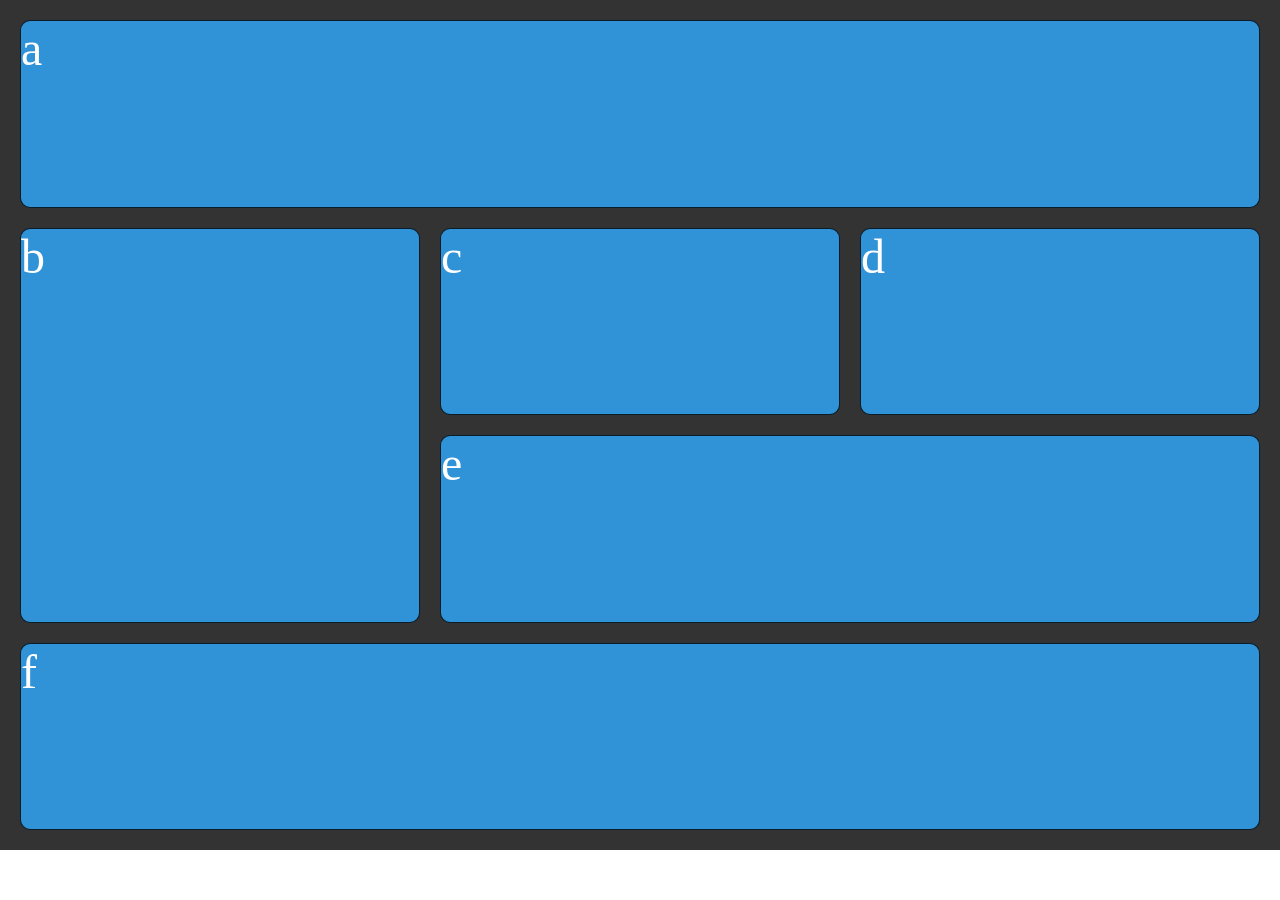
<file: EX-1/index.html>
<!DOCTYPE html>
<html lang="en">
<head>
    <meta charset="UTF-8">
    <meta name="viewport" content="width=device-width, initial-scale=1.0">
    <title>Grid</title>
    <link rel="stylesheet" href="style.css">
</head>
<body>
    <div class="wrapper">
        <div class="item a">a</div>
        <div class="item b">b</div>
        <div class="item c">c</div>
        <div class="item d">d</div>
        <div class="item e">e</div>
        <div class="item f">f</div>
    </div>
</body>
</html>
</file>
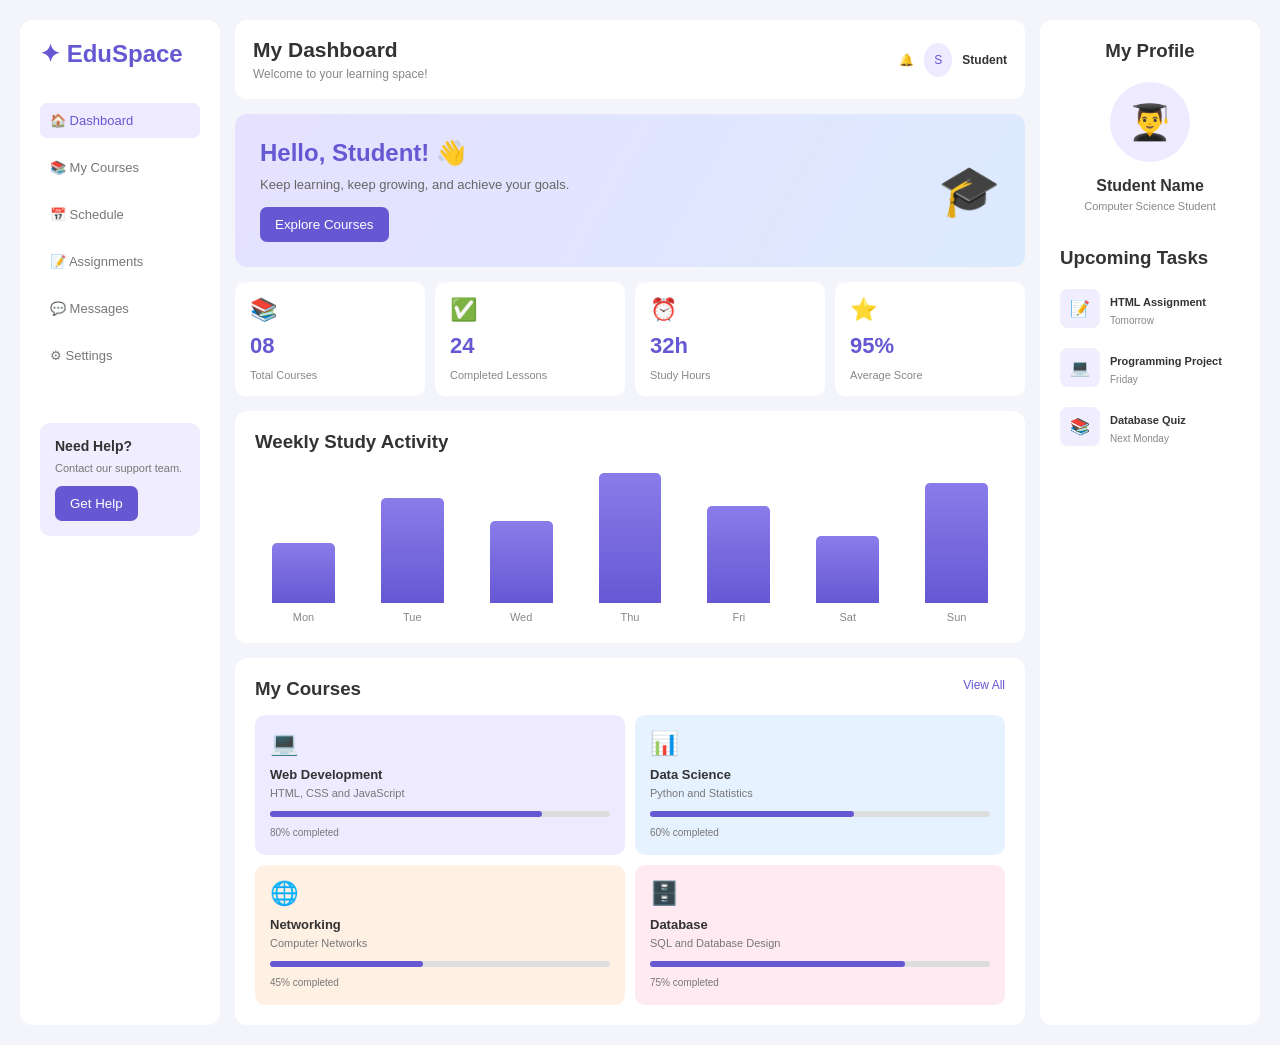
<file: EX-4/index.html>
<!DOCTYPE html>
<html lang="en">
<head>
    <meta charset="UTF-8">
    <meta name="viewport" content="width=device-width, initial-scale=1.0">
    <title>Student Dashboard</title>
    <link rel="stylesheet" href="style.css">
</head>
<body>

<div class="dashboard">

    <!-- Sidebar -->
    <aside class="sidebar">
        <h2 class="logo">✦ EduSpace</h2>

        <nav>
            <a href="#" class="active">🏠 Dashboard</a>
            <a href="#">📚 My Courses</a>
            <a href="#">📅 Schedule</a>
            <a href="#">📝 Assignments</a>
            <a href="#">💬 Messages</a>
            <a href="#">⚙ Settings</a>
        </nav>

        <div class="sidebar-bottom">
            <h3>Need Help?</h3>
            <p>Contact our support team.</p>
            <button>Get Help</button>
        </div>
    </aside>


    <!-- Main Content -->
    <main class="main-content">

        <!-- Header -->
        <header class="header">
            <div>
                <h2>My Dashboard</h2>
                <p>Welcome to your learning space!</p>
            </div>

            <div class="user">
                <span>🔔</span>
                <span class="avatar">S</span>
                <strong>Student</strong>
            </div>
        </header>


        <!-- Welcome -->
        <section class="welcome">
            <div>
                <h2>Hello, Student! 👋</h2>
                <p>Keep learning, keep growing, and achieve your goals.</p>
                <button>Explore Courses</button>
            </div>
            <div class="welcome-icon">🎓</div>
        </section>


        <!-- Statistics -->
        <section class="stats">

            <div class="stat-card">
                <span>📚</span>
                <h2>08</h2>
                <p>Total Courses</p>
            </div>

            <div class="stat-card">
                <span>✅</span>
                <h2>24</h2>
                <p>Completed Lessons</p>
            </div>

            <div class="stat-card">
                <span>⏰</span>
                <h2>32h</h2>
                <p>Study Hours</p>
            </div>

            <div class="stat-card">
                <span>⭐</span>
                <h2>95%</h2>
                <p>Average Score</p>
            </div>

        </section>


        <!-- Activity -->
        <section class="activity">
            <h3>Weekly Study Activity</h3>

            <div class="chart">

                <div class="bar-item">
                    <div class="bar" style="height:40%"></div>
                    <span>Mon</span>
                </div>

                <div class="bar-item">
                    <div class="bar" style="height:70%"></div>
                    <span>Tue</span>
                </div>

                <div class="bar-item">
                    <div class="bar" style="height:55%"></div>
                    <span>Wed</span>
                </div>

                <div class="bar-item">
                    <div class="bar" style="height:90%"></div>
                    <span>Thu</span>
                </div>

                <div class="bar-item">
                    <div class="bar" style="height:65%"></div>
                    <span>Fri</span>
                </div>

                <div class="bar-item">
                    <div class="bar" style="height:45%"></div>
                    <span>Sat</span>
                </div>

                <div class="bar-item">
                    <div class="bar" style="height:80%"></div>
                    <span>Sun</span>
                </div>

            </div>
        </section>


        <!-- Courses -->
        <section class="courses">
            <div class="section-title">
                <h3>My Courses</h3>
                <a href="#">View All</a>
            </div>

            <div class="course-grid">

                <div class="course purple">
                    <span>💻</span>
                    <h4>Web Development</h4>
                    <p>HTML, CSS and JavaScript</p>
                    <div class="progress">
                        <div style="width:80%"></div>
                    </div>
                    <small>80% completed</small>
                </div>

                <div class="course blue">
                    <span>📊</span>
                    <h4>Data Science</h4>
                    <p>Python and Statistics</p>
                    <div class="progress">
                        <div style="width:60%"></div>
                    </div>
                    <small>60% completed</small>
                </div>

                <div class="course orange">
                    <span>🌐</span>
                    <h4>Networking</h4>
                    <p>Computer Networks</p>
                    <div class="progress">
                        <div style="width:45%"></div>
                    </div>
                    <small>45% completed</small>
                </div>

                <div class="course pink">
                    <span>🗄️</span>
                    <h4>Database</h4>
                    <p>SQL and Database Design</p>
                    <div class="progress">
                        <div style="width:75%"></div>
                    </div>
                    <small>75% completed</small>
                </div>

            </div>
        </section>

    </main>
    <!-- Right Sidebar -->
    <aside class="right-panel">

        <div class="profile">
            <h3>My Profile</h3>
            <div class="profile-icon">👨‍🎓</div>
            <h4>Student Name</h4>
            <p>Computer Science Student</p>
        </div>

        <div class="tasks">
            <h3>Upcoming Tasks</h3>

            <div class="task">
                <span>📝</span>
                <div>
                    <strong>HTML Assignment</strong>
                    <p>Tomorrow</p>
                </div>
            </div>

            <div class="task">
                <span>💻</span>
                <div>
                    <strong>Programming Project</strong>
                    <p>Friday</p>
                </div>
            </div>

            <div class="task">
                <span>📚</span>
                <div>
                    <strong>Database Quiz</strong>
                    <p>Next Monday</p>
                </div>
            </div>
        </div>

    </aside>

</div>

</body>
</html>
</file>
<file: EX-1/style.css>
/* Styling only */
body {
    margin: 0;
}

.wrapper {
    background-color: #333333;
    color: #444;
    padding: 20px;
    height: 90vh;
}

.item {
    background-color: #3092d7;
    color: #fff;
    border-radius: 10px;
    border: 1px solid rgba(0, 0, 0, 0.8);
    font-size: 3em;
}

/* Layouting only (your work) */

.wrapper {
    display: grid;
    grid-template-columns: repeat(3, 1fr);
    grid-template-rows: repeat(4, 1fr);
    gap: 20px;
}

.a {
    grid-column: 1 / 4;
}

.b {
    grid-column: 1 / 2;
    grid-row: 2 / 4;
}

.c {
    grid-column: 2 / 3;
    grid-row: 2 / 3;
}

.d {
    grid-column: 3 / 4;
    grid-row: 2 / 3;
}

.e {
    grid-column: 2 / 4;
    grid-row: 3 / 4;
}

.f {
    grid-column: 1 / 4;
    grid-row: 4 / 5;
}
</file>
<file: EX-4/style.css>
/* RESET */
* {
    margin: 0;
    padding: 0;
    box-sizing: border-box;
}

/* BODY */
body {
    font-family: Arial, sans-serif;
    background-color: #f4f5fb;
    color: #333;
    padding: 20px;
}

/* DASHBOARD */
.dashboard {
    display: grid;
    grid-template-columns: 200px 1fr 220px;
    gap: 15px;
    max-width: 1400px;
    margin: auto;
    min-height: 650px;
}

/* SIDEBAR */
.sidebar {
    background-color: white;
    padding: 20px;
    border-radius: 12px;
}

.logo {
    color: #6658d3;
    margin-bottom: 35px;
}

.sidebar nav {
    display: flex;
    flex-direction: column;
    gap: 12px;
}

.sidebar nav a {
    text-decoration: none;
    color: #777;
    padding: 10px;
    border-radius: 7px;
    font-size: 13px;
}

.sidebar nav a.active,
.sidebar nav a:hover {
    background-color: #eeeaff;
    color: #6658d3;
}

.sidebar-bottom {
    background-color: #f0edff;
    padding: 15px;
    border-radius: 10px;
    margin-top: 50px;
}

.sidebar-bottom h3 {
    font-size: 14px;
    margin-bottom: 8px;
}

.sidebar-bottom p {
    font-size: 11px;
    color: #777;
    margin-bottom: 12px;
}

button {
    background-color: #6658d3;
    color: white;
    border: none;
    padding: 10px 15px;
    border-radius: 7px;
    cursor: pointer;
}

/* MAIN CONTENT */
.main-content {
    display: grid;
    gap: 15px;
    align-content: start;
    min-width: 0;
}

/* HEADER */
.header {
    background-color: white;
    padding: 18px;
    border-radius: 12px;
    display: flex;
    justify-content: space-between;
    align-items: center;
}

.header h2 {
    font-size: 21px;
}

.header p {
    color: #888;
    font-size: 12px;
    margin-top: 5px;
}

.user {
    display: flex;
    align-items: center;
    gap: 10px;
    font-size: 12px;
}

.avatar {
    background-color: #eeeaff;
    color: #6658d3;
    padding: 10px;
    border-radius: 50%;
}

/* WELCOME */
.welcome {
    background: linear-gradient(120deg, #e6e1ff, #dceaff);
    padding: 25px;
    border-radius: 12px;
    display: flex;
    justify-content: space-between;
    align-items: center;
}

.welcome h2 {
    color: #6658d3;
    margin-bottom: 10px;
}

.welcome p {
    color: #666;
    font-size: 13px;
    margin-bottom: 15px;
}

.welcome-icon {
    font-size: 50px;
}

/* STATISTICS */
.stats {
    display: grid;
    grid-template-columns: repeat(4, 1fr);
    gap: 10px;
}

.stat-card {
    background-color: white;
    padding: 15px;
    border-radius: 10px;
}

.stat-card span {
    font-size: 22px;
}

.stat-card h2 {
    color: #6658d3;
    margin: 10px 0;
    font-size: 22px;
}

.stat-card p {
    color: #888;
    font-size: 11px;
}

/* ACTIVITY */
.activity {
    background-color: white;
    padding: 20px;
    border-radius: 12px;
}

.activity h3 {
    margin-bottom: 20px;
}

.chart {
    display: flex;
    height: 150px;
    gap: 12px;
    align-items: flex-end;
}

.bar-item {
    flex: 1;
    height: 100%;
    display: flex;
    flex-direction: column;
    justify-content: flex-end;
    align-items: center;
    gap: 8px;
}

.bar {
    width: 65%;
    background: linear-gradient(#8a7ce9, #6658d3);
    border-radius: 5px 5px 0 0;
}

.bar-item span {
    color: #888;
    font-size: 11px;
}

/* COURSES */
.courses {
    background-color: white;
    padding: 20px;
    border-radius: 12px;
}

.section-title {
    display: flex;
    justify-content: space-between;
    margin-bottom: 15px;
}

.section-title a {
    color: #6658d3;
    text-decoration: none;
    font-size: 12px;
}

.course-grid {
    display: grid;
    grid-template-columns: repeat(2, 1fr);
    gap: 10px;
}

.course {
    padding: 15px;
    border-radius: 10px;
}

.course span {
    font-size: 23px;
}

.course h4 {
    margin: 10px 0 5px;
    font-size: 13px;
}

.course p {
    color: #777;
    font-size: 11px;
}

.purple {
    background-color: #eeeaff;
}

.blue {
    background-color: #e6f2ff;
}

.orange {
    background-color: #fff0e4;
}

.pink {
    background-color: #ffeaf1;
}

.progress {
    height: 6px;
    background-color: #ddd;
    border-radius: 10px;
    margin: 12px 0 5px;
}

.progress div {
    height: 100%;
    background-color: #6658d3;
    border-radius: 10px;
}

.course small {
    font-size: 10px;
    color: #777;
}

/* RIGHT PANEL */
.right-panel {
    background-color: white;
    padding: 20px;
    border-radius: 12px;
}

.profile {
    text-align: center;
    margin-bottom: 35px;
}

.profile h3,
.tasks h3 {
    margin-bottom: 20px;
}

.profile-icon {
    background-color: #eeeaff;
    width: 80px;
    height: 80px;
    border-radius: 50%;
    margin: 15px auto;
    display: grid;
    place-items: center;
    font-size: 35px;
}

.profile p {
    font-size: 11px;
    color: #888;
    margin-top: 5px;
}

/* TASKS */
.task {
    display: flex;
    gap: 10px;
    margin-bottom: 20px;
    align-items: center;
}

.task span {
    background-color: #f0edff;
    padding: 10px;
    border-radius: 8px;
}

.task strong {
    font-size: 11px;
}

.task p {
    font-size: 10px;
    color: #888;
    margin-top: 5px;
}

/* TABLET */
@media (max-width: 1000px) {
    .dashboard {
        grid-template-columns: 170px 1fr;
    }

    .right-panel {
        grid-column: 1 / -1;
        display: grid;
        grid-template-columns: repeat(2, 1fr);
        gap: 20px;
    }

    .stats {
        grid-template-columns: repeat(2, 1fr);
    }
}

/* MOBILE */
@media (max-width: 600px) {
    body {
        padding: 10px;
    }

    .dashboard {
        grid-template-columns: 1fr;
    }

    .sidebar nav {
        flex-direction: row;
        flex-wrap: wrap;
    }

    .sidebar-bottom {
        margin-top: 20px;
    }

    .header h2 {
        font-size: 17px;
    }

    .welcome {
        padding: 15px;
    }

    .welcome h2 {
        font-size: 17px;
    }

    .welcome-icon {
        font-size: 30px;
    }

    .stats {
        grid-template-columns: repeat(2, 1fr);
    }

    .course-grid {
        grid-template-columns: 1fr;
    }

    .right-panel {
        grid-column: auto;
        display: block;
    }

    .chart {
        height: 120px;
        gap: 5px;
    }
}
</file>
